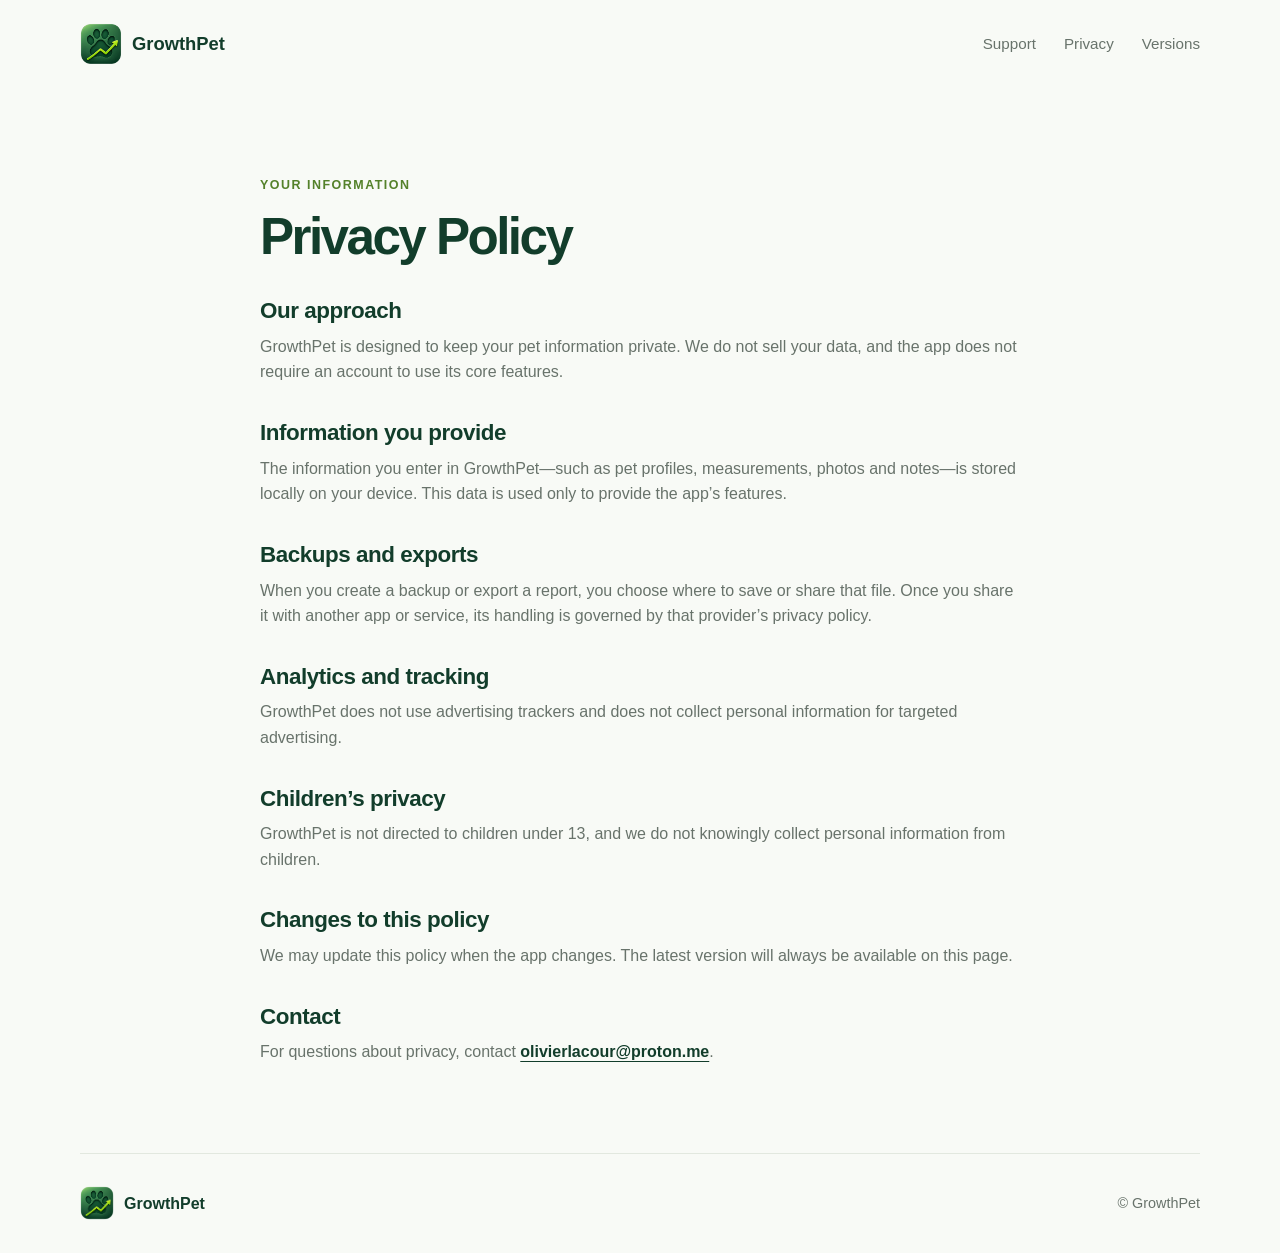
<file: privacy.html>
<!doctype html>
<html lang="en">

<head>
    <meta charset="utf-8">
    <meta name="viewport" content="width=device-width, initial-scale=1">
    <meta name="theme-color" content="#123d2b">
    <title>Privacy Policy — GrowthPet</title>
    <link rel="icon" type="image/png" href="assets/images/growthpet-logo.png">
    <link rel="stylesheet" href="style.css">
</head>

<body>
    <header class="site-header">
        <a class="brand" href="index.html" aria-label="GrowthPet home">
            <img src="assets/images/growthpet-logo.png" alt="">
            <span>GrowthPet</span>
        </a>

        <nav aria-label="Main navigation">
            <a href="support.html">Support</a>
            <a href="privacy.html" aria-current="page">Privacy</a>
            <a href="versions.html">Versions</a>
        </nav>
    </header>

    <main class="text-page policy-content">
        <p class="eyebrow">Your information</p>
        <h1>Privacy Policy</h1>

        <section>
            <h2>Our approach</h2>
            <p>
                GrowthPet is designed to keep your pet information private. We do not
                sell your data, and the app does not require an account to use its core
                features.
            </p>
        </section>

        <section>
            <h2>Information you provide</h2>
            <p>
                The information you enter in GrowthPet—such as pet profiles,
                measurements, photos and notes—is stored locally on your device. This
                data is used only to provide the app’s features.
            </p>
        </section>

        <section>
            <h2>Backups and exports</h2>
            <p>
                When you create a backup or export a report, you choose where to save
                or share that file. Once you share it with another app or service, its
                handling is governed by that provider’s privacy policy.
            </p>
        </section>

        <section>
            <h2>Analytics and tracking</h2>
            <p>
                GrowthPet does not use advertising trackers and does not collect
                personal information for targeted advertising.
            </p>
        </section>

        <section>
            <h2>Children’s privacy</h2>
            <p>
                GrowthPet is not directed to children under 13, and we do not knowingly
                collect personal information from children.
            </p>
        </section>

        <section>
            <h2>Changes to this policy</h2>
            <p>
                We may update this policy when the app changes. The latest version will
                always be available on this page.
            </p>
        </section>

        <section>
            <h2>Contact</h2>
            <p>
                For questions about privacy, contact
                <a href="mailto:olivierlacour@proton.me?subject=GrowthPet%20Privacy">olivierlacour@proton.me</a>.
            </p>
        </section>
    </main>

    <footer class="site-footer">
        <a class="brand" href="index.html">
            <img src="assets/images/growthpet-logo.png" alt="">
            <span>GrowthPet</span>
        </a>
        <p>© GrowthPet</p>
    </footer>
</body>

</html>
</file>
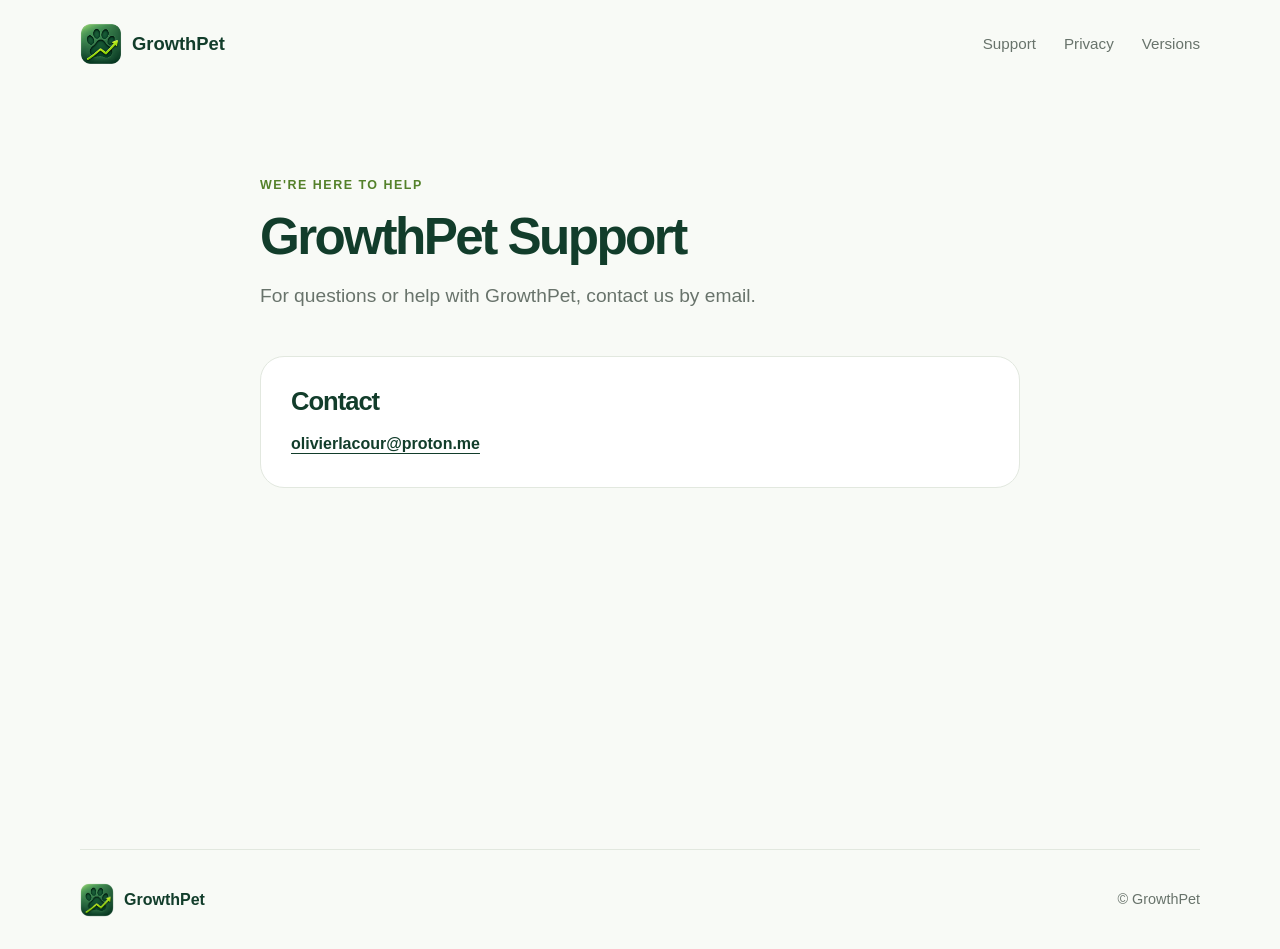
<file: support.html>
<!doctype html>
<html lang="en">
<head>
  <meta charset="utf-8">
  <meta name="viewport" content="width=device-width, initial-scale=1">
  <meta name="theme-color" content="#123d2b">
  <title>Support — GrowthPet</title>
  <link rel="icon" type="image/png" href="assets/images/growthpet-logo.png">
  <link rel="stylesheet" href="style.css">
</head>
<body>
  <header class="site-header">
    <a class="brand" href="index.html" aria-label="GrowthPet home">
      <img src="assets/images/growthpet-logo.png" alt="">
      <span>GrowthPet</span>
    </a>

    <nav aria-label="Main navigation">
      <a href="support.html" aria-current="page">Support</a>
      <a href="privacy.html">Privacy</a>
      <a href="versions.html">Versions</a>
    </nav>
  </header>

  <main class="text-page">
    <p class="eyebrow">We're here to help</p>
    <h1>GrowthPet Support</h1>
    <p class="page-lead">
      For questions or help with GrowthPet, contact us by email.
    </p>

    <section class="contact-card" aria-labelledby="contact-title">
      <h2 id="contact-title">Contact</h2>
      <p>
        <a href="mailto:olivierlacour@proton.me?subject=GrowthPet%20Support">
          olivierlacour@proton.me
        </a>
      </p>
    </section>
  </main>

  <footer class="site-footer">
    <a class="brand" href="index.html">
      <img src="assets/images/growthpet-logo.png" alt="">
      <span>GrowthPet</span>
    </a>
    <p>© GrowthPet</p>
  </footer>
</body>
</html>
</file>
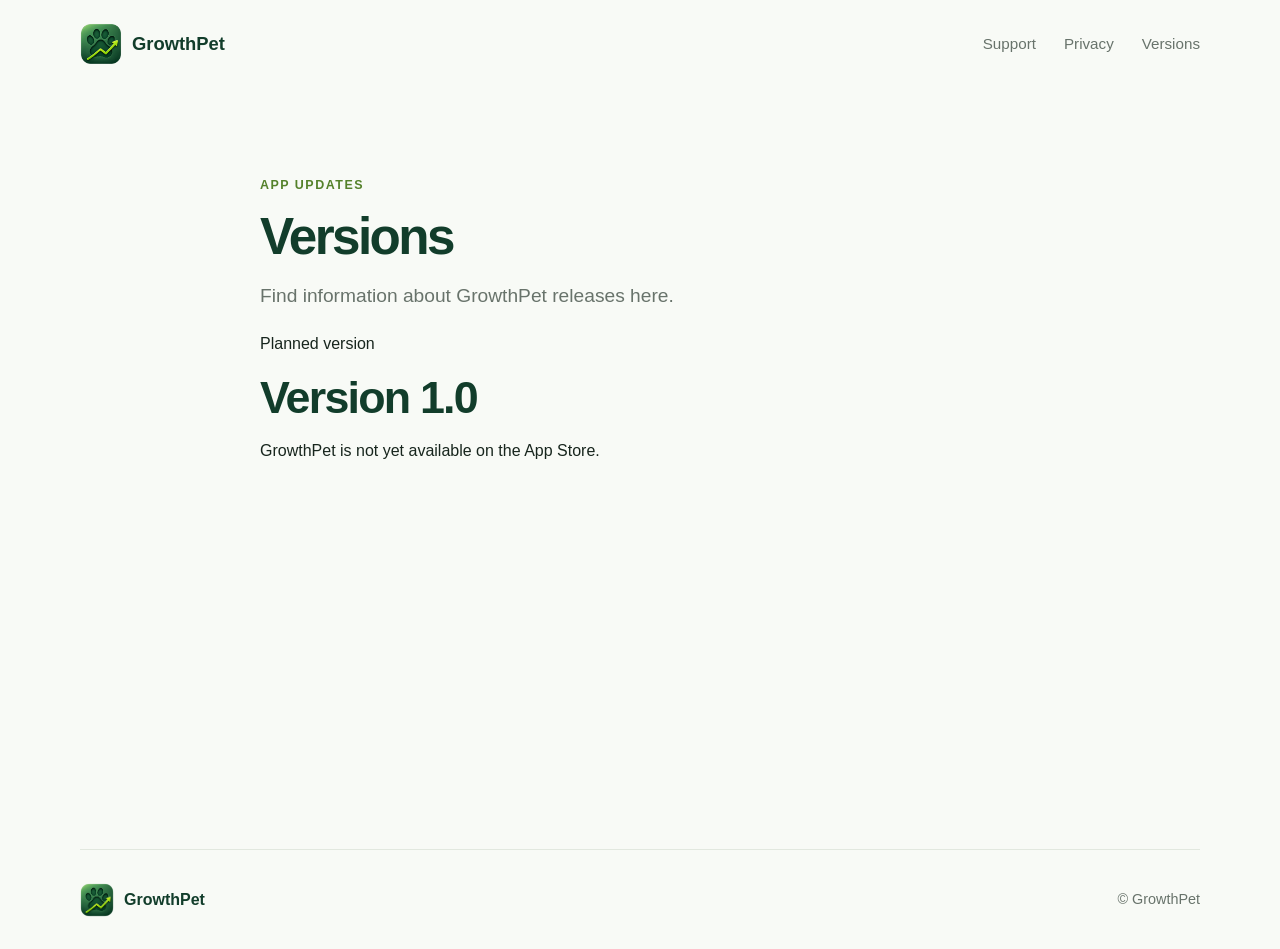
<file: versions.html>
<!doctype html>
<html lang="en">
<head>
  <meta charset="utf-8">
  <meta name="viewport" content="width=device-width, initial-scale=1">
  <meta name="theme-color" content="#123d2b">
  <title>Versions — GrowthPet</title>
  <link rel="icon" type="image/png" href="assets/images/growthpet-logo.png">
  <link rel="stylesheet" href="style.css">
</head>
<body>
  <header class="site-header">
    <a class="brand" href="index.html" aria-label="GrowthPet home">
      <img src="assets/images/growthpet-logo.png" alt="">
      <span>GrowthPet</span>
    </a>

    <nav aria-label="Main navigation">
      <a href="support.html">Support</a>
      <a href="privacy.html">Privacy</a>
      <a href="versions.html" aria-current="page">Versions</a>
    </nav>
  </header>

  <main class="text-page">
    <p class="eyebrow">App updates</p>
    <h1>Versions</h1>
    <p class="page-lead">
      Find information about GrowthPet releases here.
    </p>

    <section class="version-card" aria-labelledby="version-title">
      <p class="version-label">Planned version</p>
      <h2 id="version-title">Version 1.0</h2>
      <p>GrowthPet is not yet available on the App Store.</p>
    </section>
  </main>

  <footer class="site-footer">
    <a class="brand" href="index.html">
      <img src="assets/images/growthpet-logo.png" alt="">
      <span>GrowthPet</span>
    </a>
    <p>© GrowthPet</p>
  </footer>
</body>
</html>
</file>
<file: style.css>
:root {
  color-scheme: light;
  --green: #123d2b;
  --green-light: #eaf2e8;
  --lime: #c9f43b;
  --ink: #17251d;
  --muted: #68736b;
  --paper: #f8faf6;
  --white: #ffffff;
}

* {
  box-sizing: border-box;
}

html {
  scroll-behavior: smooth;
}

body {
  margin: 0;
  background: var(--paper);
  color: var(--ink);
  font-family: -apple-system, BlinkMacSystemFont, "Segoe UI", sans-serif;
  line-height: 1.6;
}

a {
  color: inherit;
  text-decoration: none;
}

.site-header {
  width: min(1120px, calc(100% - 48px));
  min-height: 88px;
  margin: 0 auto;
  display: flex;
  align-items: center;
  justify-content: space-between;
  gap: 24px;
}

.brand {
  display: inline-flex;
  align-items: center;
  gap: 10px;
  color: var(--green);
  font-size: 1.15rem;
  font-weight: 750;
}

.brand img {
  width: 42px;
  height: 42px;
  border-radius: 12px;
}

.site-header nav {
  display: flex;
  align-items: center;
  gap: 28px;
  color: var(--muted);
  font-size: 0.95rem;
}

.site-header nav a:hover,
.site-header nav a:focus-visible {
  color: var(--green);
}

.hero,
.detail {
  width: min(1120px, calc(100% - 48px));
  margin: 44px auto 88px;
  display: grid;
  grid-template-columns: 0.9fr 1.1fr;
  align-items: center;
  gap: clamp(36px, 7vw, 88px);
}

.hero-copy {
  padding: 24px 0;
}

.eyebrow {
  margin: 0 0 14px;
  color: #54812a;
  font-size: 0.78rem;
  font-weight: 750;
  letter-spacing: 0.12em;
  text-transform: uppercase;
}

h1,
h2,
p {
  margin-top: 0;
}

h1 {
  margin-bottom: 22px;
  color: var(--green);
  font-size: clamp(2.5rem, 4vw, 4rem);
  line-height: 1.04;
  letter-spacing: -0.05em;
}

.hero-copy > p:last-child,
.detail-copy > p:last-child {
  max-width: 470px;
  margin-bottom: 0;
  color: var(--muted);
  font-size: 1.12rem;
}

.hero-image {
  display: block;
  width: 100%;
  height: 700px;
  object-fit: contain;
  object-position: top;
  border: 10px solid var(--white);
  border-radius: 28px;
  box-shadow: 0 24px 70px rgb(18 61 43 / 14%);
}

.detail {
  grid-template-columns: 1fr 0.8fr;
  padding: 48px;
  border-radius: 32px;
  background: var(--green-light);
}

.detail-image {
  display: block;
  width: 100%;
  height: 700px;
  object-fit: contain;
  object-position: top;
  border: 8px solid var(--white);
  border-radius: 24px;
  box-shadow: 0 18px 48px rgb(18 61 43 / 12%);
}

h2 {
  margin-bottom: 16px;
  color: var(--green);
  font-size: clamp(2rem, 3.5vw, 3.2rem);
  line-height: 1.1;
  letter-spacing: -0.04em;
}

.site-footer {
  width: min(1120px, calc(100% - 48px));
  min-height: 100px;
  margin: 0 auto;
  display: flex;
  align-items: center;
  justify-content: space-between;
  gap: 20px;
  border-top: 1px solid #e2e8df;
  color: var(--muted);
  font-size: 0.9rem;
}

.site-footer p {
  margin: 0;
}

.site-footer .brand {
  font-size: 1rem;
}

.site-footer .brand img {
  width: 34px;
  height: 34px;
  border-radius: 10px;
}

@media (max-width: 720px) {
  .site-header {
    width: min(100% - 32px, 560px);
    min-height: 76px;
  }

  .site-header nav {
    gap: 14px;
    font-size: 0.82rem;
  }

  .brand {
    gap: 7px;
    font-size: 1rem;
  }

  .brand img {
    width: 36px;
    height: 36px;
  }

  .hero,
  .detail {
    width: min(100% - 32px, 560px);
    margin-top: 28px;
    margin-bottom: 56px;
    grid-template-columns: 1fr;
    gap: 28px;
  }

  .hero-copy {
    padding: 12px 0 0;
  }

  .hero-image {
    height: 560px;
  }

  .detail {
    padding: 20px;
    border-radius: 24px;
  }

  .detail-image {
    height: 560px;
  }

  .site-footer {
    width: min(100% - 32px, 560px);
  }
}

@media (max-width: 420px) {
  .site-header {
    align-items: flex-start;
    flex-direction: column;
    justify-content: center;
    gap: 10px;
    padding: 14px 0;
  }

  .site-header nav {
    gap: 18px;
  }
}
.text-page {
  width: min(760px, calc(100% - 48px));
  min-height: 65vh;
  margin: 88px auto;
}

.text-page h1 {
  margin-bottom: 18px;
}

.page-lead {
  max-width: 620px;
  color: var(--muted);
  font-size: 1.2rem;
}

.contact-card {
  margin-top: 44px;
  padding: 30px;
  border: 1px solid #e2e8df;
  border-radius: 24px;
  background: var(--white);
}

.contact-card h2 {
  font-size: 1.6rem;
}

.contact-card p {
  margin-bottom: 0;
}

.contact-card a {
  color: var(--green);
  font-weight: 700;
  text-decoration: underline;
  text-underline-offset: 4px;
}

@media (max-width: 720px) {
  .text-page {
    width: min(100% - 32px, 560px);
    margin: 56px auto;
  }

  .contact-card {
    padding: 24px;
  }
}
.policy-content section {
  margin-top: 36px;
}

.policy-content h2 {
  margin-bottom: 10px;
  font-size: 1.4rem;
  letter-spacing: -0.02em;
}

.policy-content section p {
  color: var(--muted);
}

.policy-content a {
  color: var(--green);
  font-weight: 700;
  text-decoration: underline;
  text-underline-offset: 4px;
}
.feature-section {
  width: min(1120px, calc(100% - 48px));
  margin: 88px auto;
  padding: 48px;
  display: grid;
  grid-template-columns: 0.8fr 1fr;
  align-items: center;
  gap: clamp(36px, 7vw, 88px);
  border: 1px solid #e2e8df;
  border-radius: 32px;
  background: var(--white);
}

.feature-section--vet {
  grid-template-columns: 1fr 0.8fr;
  border-color: transparent;
  background: var(--green-light);
}

.feature-screen {
  display: block;
  width: 100%;
  height: 720px;
  object-fit: contain;
  border: 8px solid var(--white);
  border-radius: 28px;
  background: var(--white);
  box-shadow: 0 24px 70px rgb(18 61 43 / 12%);
}

.feature-copy h2 {
  margin-bottom: 16px;
}

.feature-copy > p:last-child {
  margin-bottom: 0;
  color: var(--muted);
  font-size: 1.12rem;
}

@media (max-width: 720px) {
  .feature-section,
  .feature-section--vet {
    width: min(100% - 32px, 560px);
    margin: 56px auto;
    padding: 20px;
    grid-template-columns: 1fr;
    gap: 28px;
  }

  .feature-screen {
    height: 560px;
  }
}
.feature-section--measure {
  background: var(--page-bg);
}
.app-store-button {
  display: inline-block;
  margin-top: 24px;
  padding: 14px 24px;
  background: #123d2b;
  color: #ffffff;
  text-decoration: none;
  font-weight: 600;
  border-radius: 12px;
  transition: background 0.2s ease;
}

.app-store-button:hover {
  background: #1c5a3e;
}
</file>
